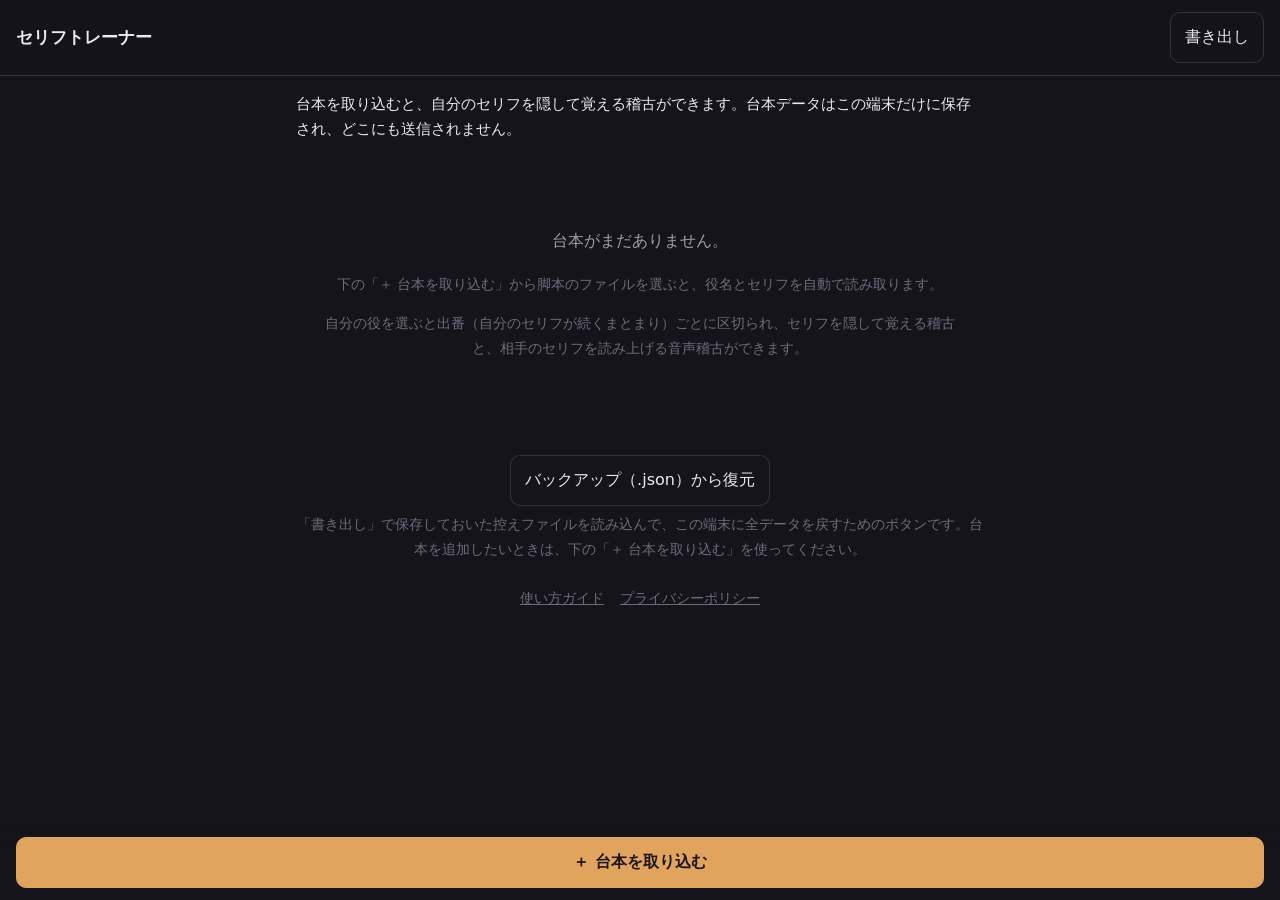
<file: index.html>
<!doctype html>
<html lang="ja">
<head>
  <meta charset="UTF-8" />
  <meta name="viewport" content="width=device-width, initial-scale=1, viewport-fit=cover" />
  <meta name="theme-color" content="#15141a" />
  <title>セリフトレーナー</title>
  <link rel="manifest" href="manifest.json" />
  <link rel="icon" href="icons/icon-192.png" />
  <link rel="apple-touch-icon" href="icons/icon-192.png" />
  <link rel="stylesheet" href="style.css" />
</head>
<body>
  <div id="app"></div>
  <script type="module" src="js/app.js"></script>
  <script src="register-sw.js"></script>
</body>
</html>
</file>
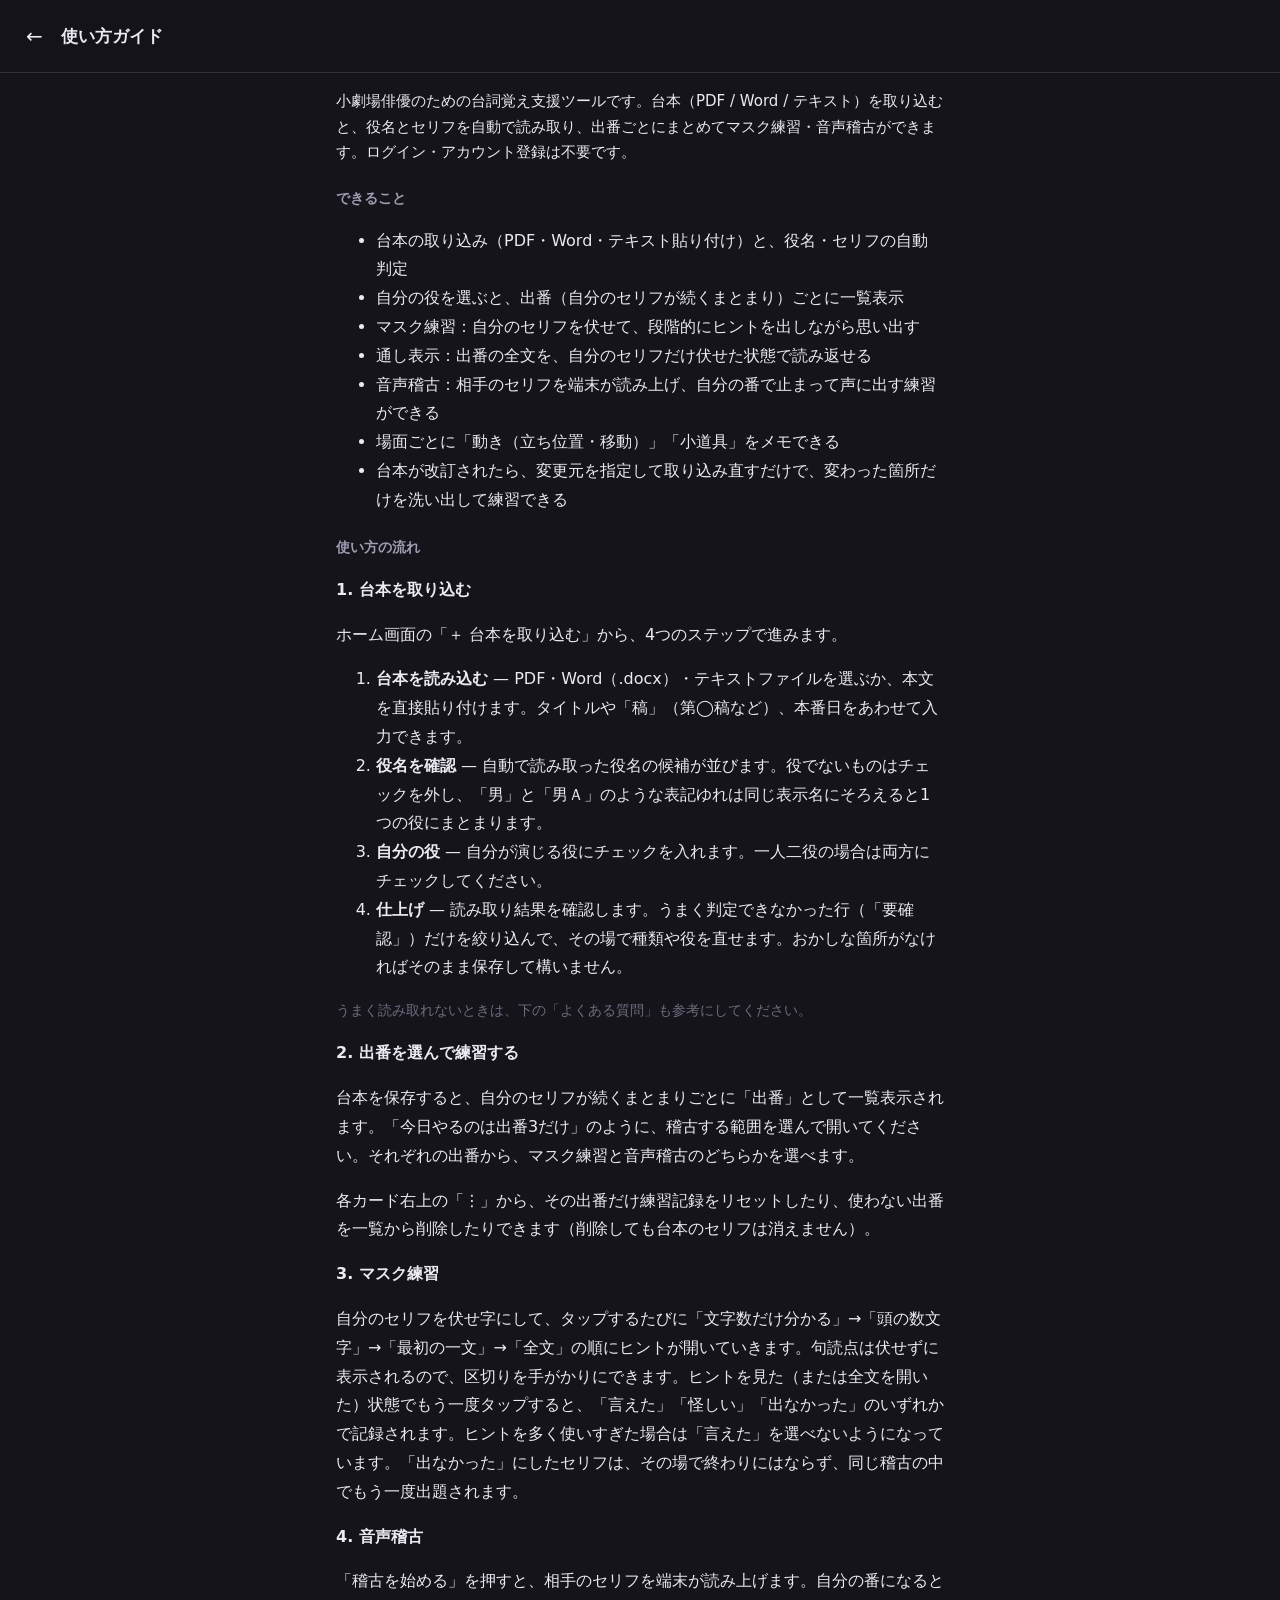
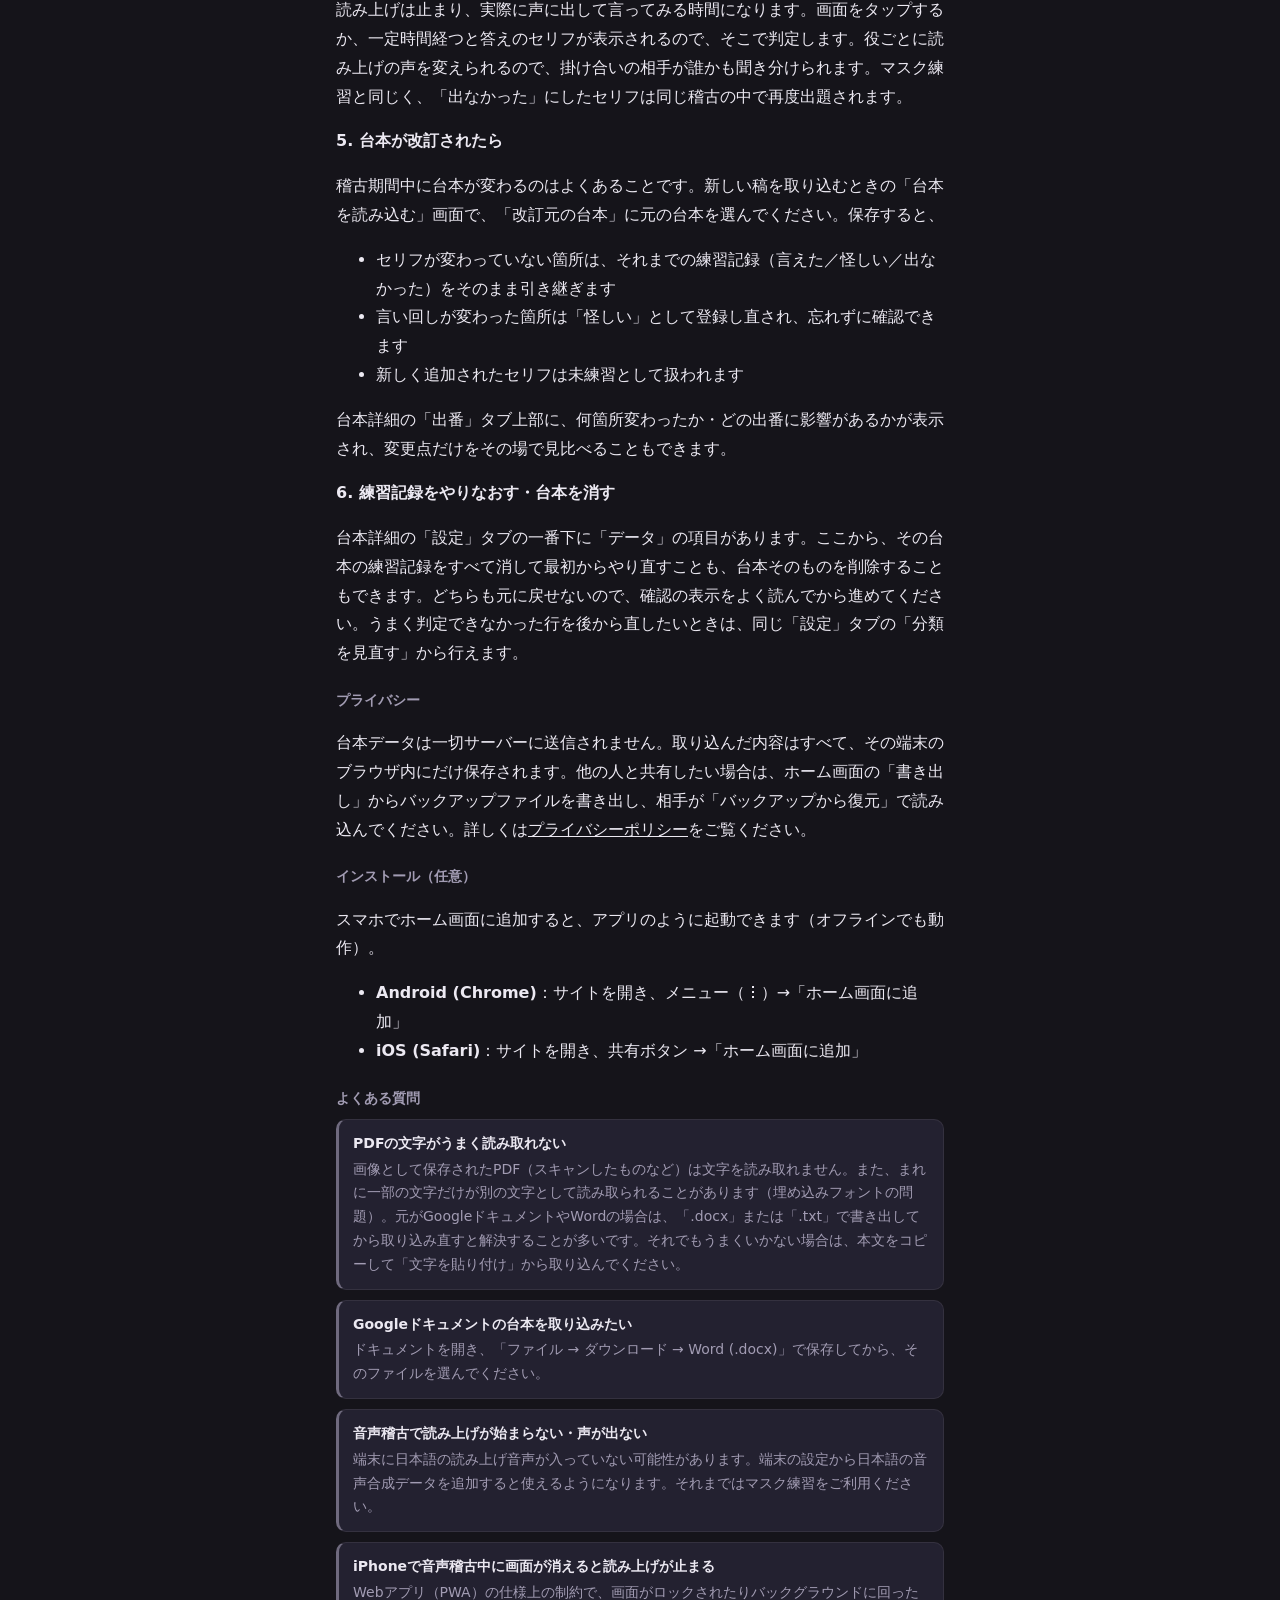
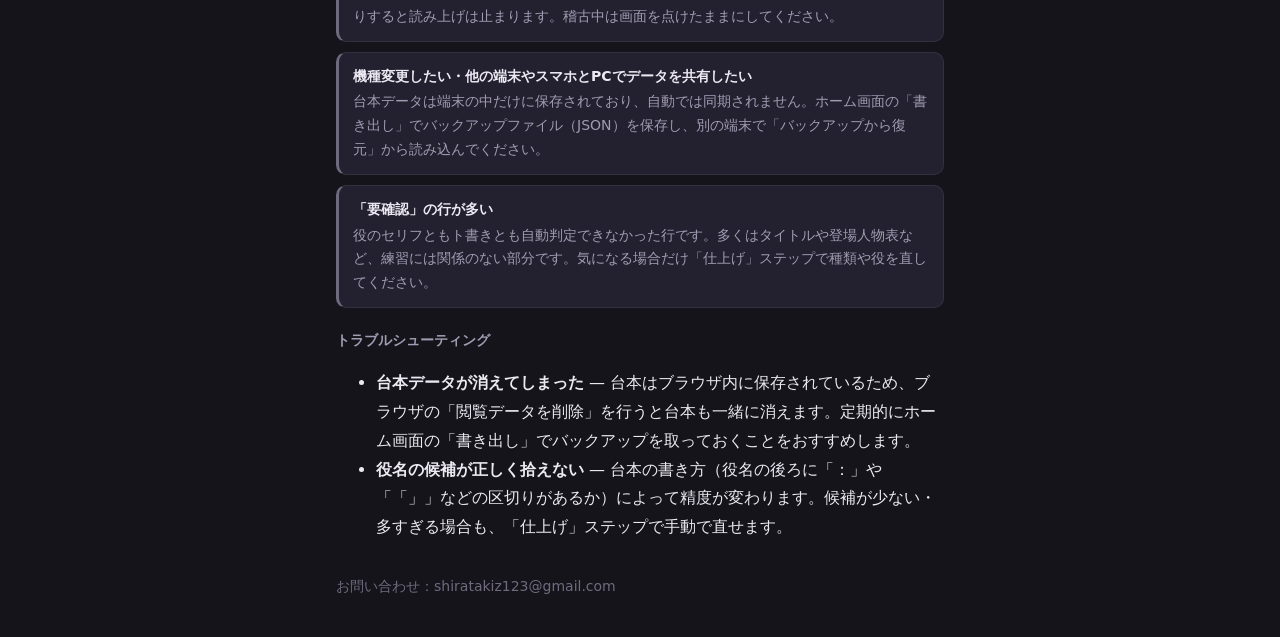
<file: guide.html>
<!--
  ユーザー向け使い方ガイド。README.md の「使い方の流れ」以降（開発者向けの
  「## 開発」節を除く）をそのまま転記したものなので、README.md の該当箇所を
  変更したときはこのファイルも合わせて更新すること。ビルド工程がないためこ
  こだけ自動では同期しない（DESIGN.md §10 参照）。
-->
<!doctype html>
<html lang="ja">
<head>
  <meta charset="UTF-8" />
  <meta name="viewport" content="width=device-width, initial-scale=1" />
  <meta name="theme-color" content="#15141a" />
  <title>使い方ガイド — セリフトレーナー</title>
  <link rel="icon" href="icons/icon-192.png" />
  <link rel="stylesheet" href="style.css" />
</head>
<body>
  <div class="topbar">
    <a class="back ghost" href="./" style="text-decoration:none;display:inline-flex;align-items:center;justify-content:center">←</a>
    <h1>使い方ガイド</h1>
  </div>
  <div class="page" style="max-width:640px">
    <p class="lead">小劇場俳優のための台詞覚え支援ツールです。台本（PDF / Word / テキスト）を取り込むと、役名とセリフを自動で読み取り、出番ごとにまとめてマスク練習・音声稽古ができます。ログイン・アカウント登録は不要です。</p>

    <h3 class="section-title">できること</h3>
    <ul>
      <li>台本の取り込み（PDF・Word・テキスト貼り付け）と、役名・セリフの自動判定</li>
      <li>自分の役を選ぶと、出番（自分のセリフが続くまとまり）ごとに一覧表示</li>
      <li>マスク練習：自分のセリフを伏せて、段階的にヒントを出しながら思い出す</li>
      <li>通し表示：出番の全文を、自分のセリフだけ伏せた状態で読み返せる</li>
      <li>音声稽古：相手のセリフを端末が読み上げ、自分の番で止まって声に出す練習ができる</li>
      <li>場面ごとに「動き（立ち位置・移動）」「小道具」をメモできる</li>
      <li>台本が改訂されたら、変更元を指定して取り込み直すだけで、変わった箇所だけを洗い出して練習できる</li>
    </ul>

    <h3 class="section-title">使い方の流れ</h3>

    <p><strong>1. 台本を取り込む</strong></p>
    <p>ホーム画面の「＋ 台本を取り込む」から、4つのステップで進みます。</p>
    <ol>
      <li><strong>台本を読み込む</strong> — PDF・Word（.docx）・テキストファイルを選ぶか、本文を直接貼り付けます。タイトルや「稿」（第◯稿など）、本番日をあわせて入力できます。</li>
      <li><strong>役名を確認</strong> — 自動で読み取った役名の候補が並びます。役でないものはチェックを外し、「男」と「男Ａ」のような表記ゆれは同じ表示名にそろえると1つの役にまとまります。</li>
      <li><strong>自分の役</strong> — 自分が演じる役にチェックを入れます。一人二役の場合は両方にチェックしてください。</li>
      <li><strong>仕上げ</strong> — 読み取り結果を確認します。うまく判定できなかった行（「要確認」）だけを絞り込んで、その場で種類や役を直せます。おかしな箇所がなければそのまま保存して構いません。</li>
    </ol>
    <p class="faint">うまく読み取れないときは、下の「よくある質問」も参考にしてください。</p>

    <p><strong>2. 出番を選んで練習する</strong></p>
    <p>台本を保存すると、自分のセリフが続くまとまりごとに「出番」として一覧表示されます。「今日やるのは出番3だけ」のように、稽古する範囲を選んで開いてください。それぞれの出番から、マスク練習と音声稽古のどちらかを選べます。</p>
    <p>各カード右上の「⋮」から、その出番だけ練習記録をリセットしたり、使わない出番を一覧から削除したりできます（削除しても台本のセリフは消えません）。</p>

    <p><strong>3. マスク練習</strong></p>
    <p>自分のセリフを伏せ字にして、タップするたびに「文字数だけ分かる」→「頭の数文字」→「最初の一文」→「全文」の順にヒントが開いていきます。句読点は伏せずに表示されるので、区切りを手がかりにできます。ヒントを見た（または全文を開いた）状態でもう一度タップすると、「言えた」「怪しい」「出なかった」のいずれかで記録されます。ヒントを多く使いすぎた場合は「言えた」を選べないようになっています。「出なかった」にしたセリフは、その場で終わりにはならず、同じ稽古の中でもう一度出題されます。</p>

    <p><strong>4. 音声稽古</strong></p>
    <p>「稽古を始める」を押すと、相手のセリフを端末が読み上げます。自分の番になると読み上げは止まり、実際に声に出して言ってみる時間になります。画面をタップするか、一定時間経つと答えのセリフが表示されるので、そこで判定します。役ごとに読み上げの声を変えられるので、掛け合いの相手が誰かも聞き分けられます。マスク練習と同じく、「出なかった」にしたセリフは同じ稽古の中で再度出題されます。</p>

    <p><strong>5. 台本が改訂されたら</strong></p>
    <p>稽古期間中に台本が変わるのはよくあることです。新しい稿を取り込むときの「台本を読み込む」画面で、「改訂元の台本」に元の台本を選んでください。保存すると、</p>
    <ul>
      <li>セリフが変わっていない箇所は、それまでの練習記録（言えた／怪しい／出なかった）をそのまま引き継ぎます</li>
      <li>言い回しが変わった箇所は「怪しい」として登録し直され、忘れずに確認できます</li>
      <li>新しく追加されたセリフは未練習として扱われます</li>
    </ul>
    <p>台本詳細の「出番」タブ上部に、何箇所変わったか・どの出番に影響があるかが表示され、変更点だけをその場で見比べることもできます。</p>

    <p><strong>6. 練習記録をやりなおす・台本を消す</strong></p>
    <p>台本詳細の「設定」タブの一番下に「データ」の項目があります。ここから、その台本の練習記録をすべて消して最初からやり直すことも、台本そのものを削除することもできます。どちらも元に戻せないので、確認の表示をよく読んでから進めてください。うまく判定できなかった行を後から直したいときは、同じ「設定」タブの「分類を見直す」から行えます。</p>

    <h3 class="section-title">プライバシー</h3>
    <p>台本データは一切サーバーに送信されません。取り込んだ内容はすべて、その端末のブラウザ内にだけ保存されます。他の人と共有したい場合は、ホーム画面の「書き出し」からバックアップファイルを書き出し、相手が「バックアップから復元」で読み込んでください。詳しくは<a href="privacy.html">プライバシーポリシー</a>をご覧ください。</p>

    <h3 class="section-title">インストール（任意）</h3>
    <p>スマホでホーム画面に追加すると、アプリのように起動できます（オフラインでも動作）。</p>
    <ul>
      <li><strong>Android (Chrome)</strong>：サイトを開き、メニュー（︙）→「ホーム画面に追加」</li>
      <li><strong>iOS (Safari)</strong>：サイトを開き、共有ボタン →「ホーム画面に追加」</li>
    </ul>

    <h3 class="section-title">よくある質問</h3>

    <div class="note" style="margin-bottom:10px">
      <strong>PDFの文字がうまく読み取れない</strong>
      画像として保存されたPDF（スキャンしたものなど）は文字を読み取れません。また、まれに一部の文字だけが別の文字として読み取られることがあります（埋め込みフォントの問題）。元がGoogleドキュメントやWordの場合は、「.docx」または「.txt」で書き出してから取り込み直すと解決することが多いです。それでもうまくいかない場合は、本文をコピーして「文字を貼り付け」から取り込んでください。
    </div>
    <div class="note" style="margin-bottom:10px">
      <strong>Googleドキュメントの台本を取り込みたい</strong>
      ドキュメントを開き、「ファイル → ダウンロード → Word (.docx)」で保存してから、そのファイルを選んでください。
    </div>
    <div class="note" style="margin-bottom:10px">
      <strong>音声稽古で読み上げが始まらない・声が出ない</strong>
      端末に日本語の読み上げ音声が入っていない可能性があります。端末の設定から日本語の音声合成データを追加すると使えるようになります。それまではマスク練習をご利用ください。
    </div>
    <div class="note" style="margin-bottom:10px">
      <strong>iPhoneで音声稽古中に画面が消えると読み上げが止まる</strong>
      Webアプリ（PWA）の仕様上の制約で、画面がロックされたりバックグラウンドに回ったりすると読み上げは止まります。稽古中は画面を点けたままにしてください。
    </div>
    <div class="note" style="margin-bottom:10px">
      <strong>機種変更したい・他の端末やスマホとPCでデータを共有したい</strong>
      台本データは端末の中だけに保存されており、自動では同期されません。ホーム画面の「書き出し」でバックアップファイル（JSON）を保存し、別の端末で「バックアップから復元」から読み込んでください。
    </div>
    <div class="note" style="margin-bottom:10px">
      <strong>「要確認」の行が多い</strong>
      役のセリフともト書きとも自動判定できなかった行です。多くはタイトルや登場人物表など、練習には関係のない部分です。気になる場合だけ「仕上げ」ステップで種類や役を直してください。
    </div>

    <h3 class="section-title">トラブルシューティング</h3>
    <ul>
      <li><strong>台本データが消えてしまった</strong> — 台本はブラウザ内に保存されているため、ブラウザの「閲覧データを削除」を行うと台本も一緒に消えます。定期的にホーム画面の「書き出し」でバックアップを取っておくことをおすすめします。</li>
      <li><strong>役名の候補が正しく拾えない</strong> — 台本の書き方（役名の後ろに「：」や「「」」などの区切りがあるか）によって精度が変わります。候補が少ない・多すぎる場合も、「仕上げ」ステップで手動で直せます。</li>
    </ul>

    <p class="faint" style="margin-top:32px">お問い合わせ：shiratakiz123@gmail.com</p>
  </div>
</body>
</html>
</file>
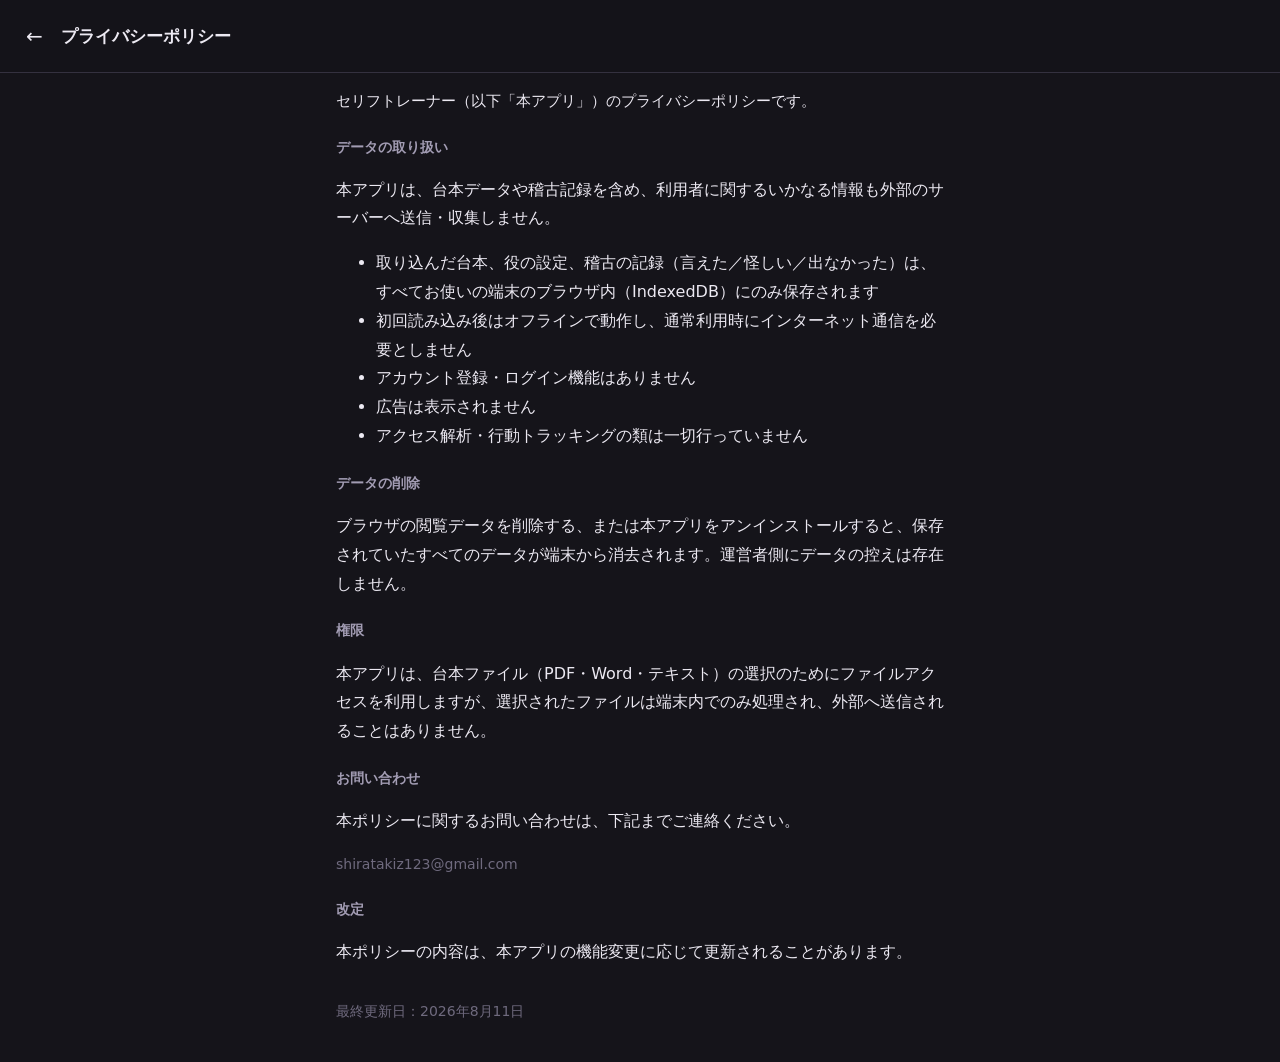
<file: privacy.html>
<!doctype html>
<html lang="ja">
<head>
  <meta charset="UTF-8" />
  <meta name="viewport" content="width=device-width, initial-scale=1" />
  <meta name="theme-color" content="#15141a" />
  <title>プライバシーポリシー — セリフトレーナー</title>
  <link rel="icon" href="icons/icon-192.png" />
  <link rel="stylesheet" href="style.css" />
</head>
<body>
  <div class="topbar">
    <a class="back ghost" href="./" style="text-decoration:none;display:inline-flex;align-items:center;justify-content:center">←</a>
    <h1>プライバシーポリシー</h1>
  </div>
  <div class="page" style="max-width:640px">
    <p class="lead">セリフトレーナー（以下「本アプリ」）のプライバシーポリシーです。</p>

    <h3 class="section-title">データの取り扱い</h3>
    <p>本アプリは、台本データや稽古記録を含め、利用者に関するいかなる情報も外部のサーバーへ送信・収集しません。</p>
    <ul>
      <li>取り込んだ台本、役の設定、稽古の記録（言えた／怪しい／出なかった）は、すべてお使いの端末のブラウザ内（IndexedDB）にのみ保存されます</li>
      <li>初回読み込み後はオフラインで動作し、通常利用時にインターネット通信を必要としません</li>
      <li>アカウント登録・ログイン機能はありません</li>
      <li>広告は表示されません</li>
      <li>アクセス解析・行動トラッキングの類は一切行っていません</li>
    </ul>

    <h3 class="section-title">データの削除</h3>
    <p>ブラウザの閲覧データを削除する、または本アプリをアンインストールすると、保存されていたすべてのデータが端末から消去されます。運営者側にデータの控えは存在しません。</p>

    <h3 class="section-title">権限</h3>
    <p>本アプリは、台本ファイル（PDF・Word・テキスト）の選択のためにファイルアクセスを利用しますが、選択されたファイルは端末内でのみ処理され、外部へ送信されることはありません。</p>

    <h3 class="section-title">お問い合わせ</h3>
    <p>本ポリシーに関するお問い合わせは、下記までご連絡ください。</p>
    <p class="faint">shiratakiz123@gmail.com</p>

    <h3 class="section-title">改定</h3>
    <p>本ポリシーの内容は、本アプリの機能変更に応じて更新されることがあります。</p>

    <p class="faint" style="margin-top:32px">最終更新日：2026年8月11日</p>
  </div>
</body>
</html>
</file>
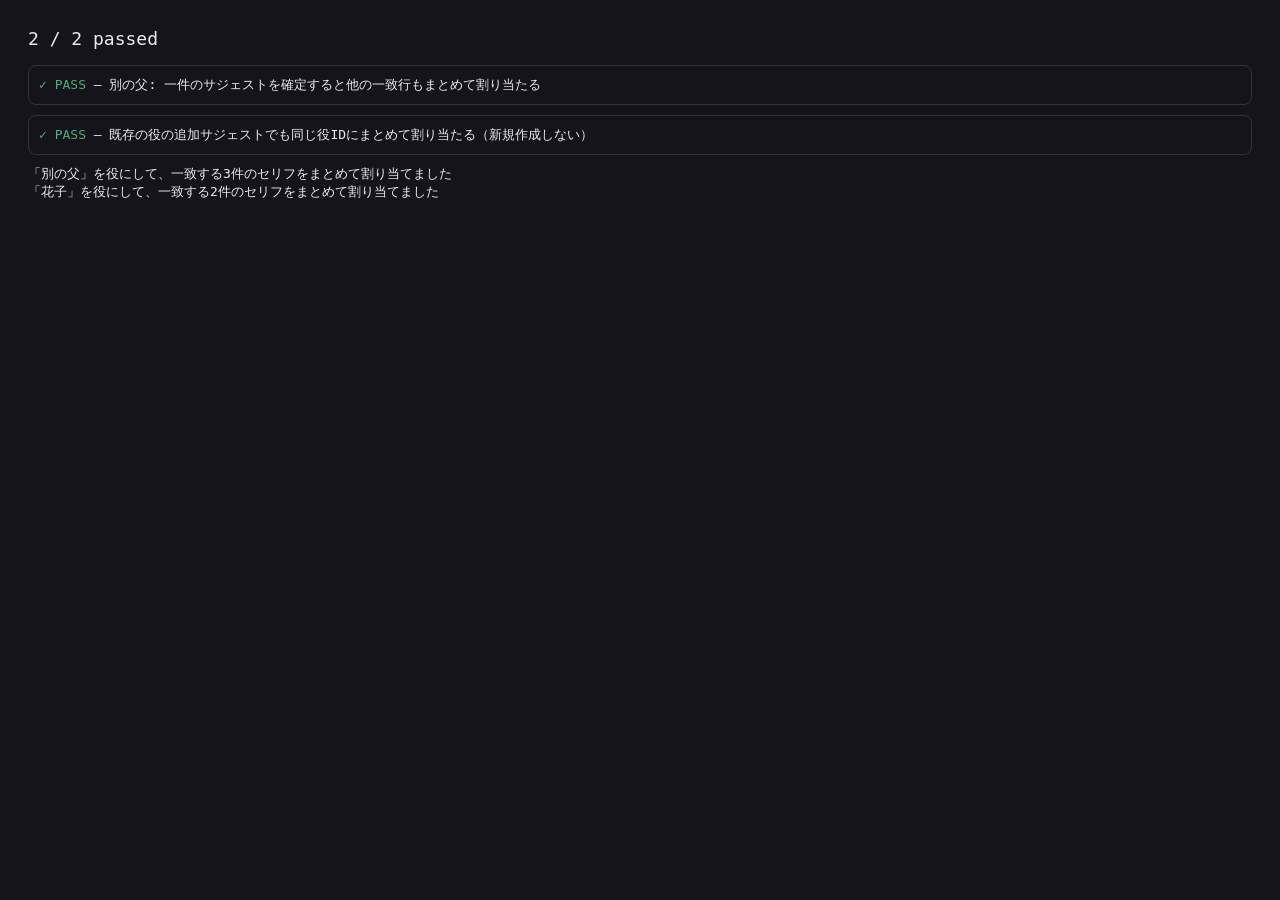
<file: scripts/blockfix-tests.html>
<!doctype html>
<!--
  Regression tests for js/views/blockFixList.js — dev tool only, not linked
  from index.html. Open via the preview server, e.g.
  http://localhost:8765/scripts/blockfix-tests.html

  Unlike parser-tests.html this exercises real DOM (createBlockFixUI renders
  actual elements and wires real event listeners), so tests dispatch a click
  and wait a tick for the async handler to settle.
-->
<html lang="ja">
<head>
  <meta charset="UTF-8" />
  <title>blockFixList.js regression tests</title>
  <style>
    body { font-family: monospace; background: #15141a; color: #ece9f2; padding: 20px; }
    .pass { color: #4caf7d; }
    .fail { color: #d9604a; }
    .case { margin-bottom: 10px; padding: 10px; border: 1px solid #34313f; border-radius: 8px; }
    .error { color: #d9a441; white-space: pre-wrap; margin-top: 6px; }
    #summary { font-size: 18px; margin-bottom: 16px; }
    #sandbox { display: none; } /* rows render for real but stay off-screen */
  </style>
</head>
<body>
  <div id="summary">running…</div>
  <div id="results"></div>
  <div id="sandbox"></div>

  <script type="module">
    import { createBlockFixUI } from '../js/views/blockFixList.js';

    const tests = [];
    function test(name, fn) { tests.push({ name, fn }); }

    function assertEqual(actual, expected, msg) {
      const a = JSON.stringify(actual);
      const e = JSON.stringify(expected);
      if (a !== e) throw new Error(`${msg ? msg + ': ' : ''}expected ${e}, got ${a}`);
    }

    async function clickSuggestion(ui, text) {
      const note = [...ui.list.querySelectorAll('.note.ok')].find((n) => n.textContent.includes(text));
      if (!note) throw new Error(`suggestion note containing "${text}" not found`);
      const btn = note.querySelector('button');
      btn.dispatchEvent(new MouseEvent('click', { bubbles: true }));
      await new Promise((r) => setTimeout(r, 30)); // let the async onclick settle
    }

    // --- regression cases ---------------------------------------------

    test('別の父: 一件のサジェストを確定すると他の一致行もまとめて割り当たる', async () => {
      const blocks = [
        { id: 'b1', type: 'unknown', text: '別の父 （キングの空き容器を取り）何日かにいっぺん', suggestedRoleName: '別の父', suggestedBody: '（キングの空き容器を取り）何日かにいっぺん', confidence: 0 },
        { id: 'b2', type: 'unknown', text: '別の父 いいか麺太郎。これは壊れたプリンタに', suggestedRoleName: '別の父', suggestedBody: 'いいか麺太郎。これは壊れたプリンタに', confidence: 0 },
        { id: 'b3', type: 'unknown', text: '別の父 ラーメン屋。客に本物のラーメンを食わせる店だ。母さんを探せ麺太郎', suggestedRoleName: '別の父', suggestedBody: 'ラーメン屋。客に本物のラーメンを食わせる店だ。母さんを探せ麺太郎', confidence: 0 },
        { id: 'b4', type: 'unknown', text: '無関係の一行', confidence: 0 },
      ];
      const roles = [];
      const ui = createBlockFixUI({
        getBlocks: () => blocks,
        roles,
        roleIdField: 'id',
        createRole: (name) => ({ id: 'r_new', name, aliases: [], isMine: false, color: '#fff' }),
      });
      document.getElementById('sandbox').appendChild(ui.list);

      await clickSuggestion(ui, '別の父');

      assertEqual(roles.length, 1, 'role created exactly once');
      for (const b of [blocks[0], blocks[1], blocks[2]]) {
        assertEqual(b.type, 'line', `${b.id} type`);
        assertEqual(b.roleIds, ['r_new'], `${b.id} roleIds`);
        assertEqual(b.suggestedRoleName, undefined, `${b.id} suggestion cleared`);
      }
      assertEqual(blocks[0].text, '（キングの空き容器を取り）何日かにいっぺん', 'b1 text stripped of name prefix');
      assertEqual(blocks[2].text, 'ラーメン屋。客に本物のラーメンを食わせる店だ。母さんを探せ麺太郎', 'b3 text stripped of name prefix');
      assertEqual(blocks[3].type, 'unknown', 'unrelated block left alone');
    });

    test('既存の役の追加サジェストでも同じ役IDにまとめて割り当たる（新規作成しない）', async () => {
      const blocks = [
        { id: 'b1', type: 'unknown', text: '花子 おかえりなさい', suggestedRoleName: '花子', suggestedBody: 'おかえりなさい', confidence: 0 },
        { id: 'b2', type: 'unknown', text: '花子 ごはんできてるよ', suggestedRoleName: '花子', suggestedBody: 'ごはんできてるよ', confidence: 0 },
      ];
      const roles = [{ id: 'r_existing', name: '花子', aliases: [], isMine: false, color: '#fff' }];
      let createCalled = false;
      const ui = createBlockFixUI({
        getBlocks: () => blocks,
        roles,
        roleIdField: 'id',
        createRole: (name) => { createCalled = true; return { id: 'r_new', name, aliases: [], isMine: false, color: '#fff' }; },
      });
      document.getElementById('sandbox').appendChild(ui.list);

      await clickSuggestion(ui, '花子');

      if (createCalled) throw new Error('createRole should not be called for an already-registered role');
      assertEqual(blocks[0].roleIds, ['r_existing'], 'b1 uses existing role id');
      assertEqual(blocks[1].roleIds, ['r_existing'], 'b2 uses existing role id');
    });

    // --- runner ----------------------------------------------------------

    const resultsEl = document.getElementById('results');
    let passCount = 0;
    for (const { name, fn } of tests) {
      const div = document.createElement('div');
      div.className = 'case';
      try {
        await fn();
        passCount++;
        div.innerHTML = `<span class="pass">✓ PASS</span> — ${name}`;
      } catch (e) {
        div.innerHTML = `<span class="fail">✗ FAIL</span> — ${name}<div class="error">${e.message}\n${e.stack || ''}</div>`;
      }
      resultsEl.appendChild(div);
    }
    document.getElementById('summary').textContent = `${passCount} / ${tests.length} passed`;
  </script>
</body>
</html>
</file>
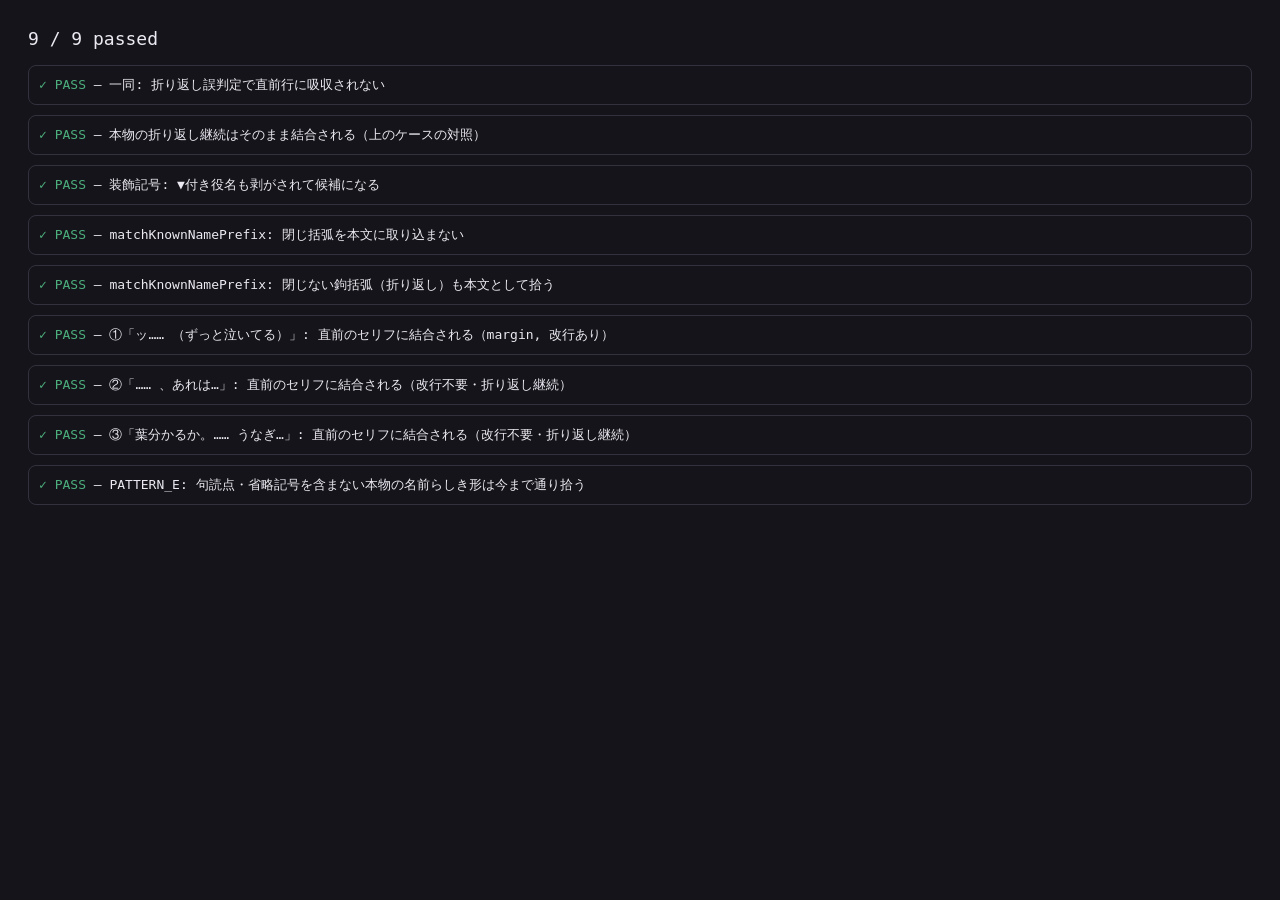
<file: scripts/parser-tests.html>
<!doctype html>
<!--
  Regression tests for js/parser.js's classification rules — dev tool only,
  not linked from index.html and not part of the shipped app. There's no
  build/test framework in this project (see DESIGN.md's "ビルドしない"
  decision), so this runs directly in the browser against the real module.

  Open via the preview server, e.g. http://localhost:8765/scripts/parser-tests.html

  Add a case here whenever a 要確認 misclassification gets fixed, so the
  next rule change can be checked against every previously-fixed case in
  one pass instead of re-testing each by hand.
-->
<html lang="ja">
<head>
  <meta charset="UTF-8" />
  <title>parser.js regression tests</title>
  <style>
    body { font-family: monospace; background: #15141a; color: #ece9f2; padding: 20px; }
    .pass { color: #4caf7d; }
    .fail { color: #d9604a; }
    .case { margin-bottom: 10px; padding: 10px; border: 1px solid #34313f; border-radius: 8px; }
    .error { color: #d9a441; white-space: pre-wrap; margin-top: 6px; }
    #summary { font-size: 18px; margin-bottom: 16px; }
  </style>
</head>
<body>
  <div id="summary">running…</div>
  <div id="results"></div>

  <script type="module">
    import * as parser from '../js/parser.js';

    const tests = [];
    function test(name, fn) { tests.push({ name, fn }); }

    function assertEqual(actual, expected, msg) {
      const a = JSON.stringify(actual);
      const e = JSON.stringify(expected);
      if (a !== e) throw new Error(`${msg ? msg + ': ' : ''}expected ${e}, got ${a}`);
    }

    function makeRoles(names) {
      return names.map((name, i) => ({ id: `r${i}`, name, aliases: [] }));
    }
    function blockSummary(b, roles) {
      const roleMap = new Map(roles.map((r) => [r.id, r.name]));
      return {
        type: b.type,
        text: b.text,
        role: b.roleIds ? b.roleIds.map((id) => roleMap.get(id)).join('・') : undefined,
      };
    }

    // --- regression cases ---------------------------------------------

    test('一同: 折り返し誤判定で直前行に吸収されない', () => {
      const roles = makeRoles(['太郎']);
      const knownNames = new Map([['一同', true]]);
      const pages = [{ pageNumber: 1, lines: [
        { text: '太郎：おまえら、道草食ってないで帰れ' },
        { text: '一同　（口々に）はい', lineRole: 'continuation' },
      ] }];
      const blocks = parser.classifyScript(pages, roles, { knownNames });
      assertEqual(blocks.length, 2, 'block count');
      assertEqual(blockSummary(blocks[0], roles), { type: 'line', text: 'おまえら、道草食ってないで帰れ', role: '太郎' });
      assertEqual(blocks[1].type, 'unknown', 'second block type');
      assertEqual(blocks[1].suggestedRoleName, '一同', 'suggestion');
    });

    test('本物の折り返し継続はそのまま結合される（上のケースの対照）', () => {
      const roles = makeRoles(['太郎']);
      const pages = [{ pageNumber: 1, lines: [
        { text: '太郎：長いセリフがここから始まって' },
        { text: 'そのまま次の列に折り返しただけの続き', lineRole: 'continuation' },
      ] }];
      const blocks = parser.classifyScript(pages, roles, {});
      assertEqual(blocks.length, 1, 'block count');
      assertEqual(blocks[0].text, '長いセリフがここから始まってそのまま次の列に折り返しただけの続き');
    });

    test('装飾記号: ▼付き役名も剥がされて候補になる', () => {
      const pages = [{ pageNumber: 1, lines: [
        { text: '▼太郎 おはよう' },
        { text: '▼太郎 今日はいい天気だ' },
      ] }];
      const { candidates } = parser.extractRoleCandidates(pages, [], {});
      const names = candidates.map((c) => c.name);
      if (!names.includes('太郎')) throw new Error('expected 太郎 candidate, got ' + JSON.stringify(names));
      if (names.includes('▼太郎')) throw new Error('unexpected ▼太郎 leaking through undecorated');
    });

    test('matchKnownNamePrefix: 閉じ括弧を本文に取り込まない', () => {
      const knownNames = new Map([['受付', false]]);
      const res = parser.matchKnownNamePrefix('受付「いらっしゃいませ」', knownNames);
      assertEqual(res, { name: '受付', body: 'いらっしゃいませ' });
    });

    test('matchKnownNamePrefix: 閉じない鉤括弧（折り返し）も本文として拾う', () => {
      const knownNames = new Map([['受付', false]]);
      const res = parser.matchKnownNamePrefix('受付「いらっしゃいま', knownNames);
      assertEqual(res, { name: '受付', body: 'いらっしゃいま' });
    });

    // PATTERN_E（役名␣本文）が省略記号・句点混じりの言いよどみを役名と誤認し、
    // 地の文への自動結合を止めていた3件（ユーザー報告）。
    test('①「ッ…… （ずっと泣いてる）」: 直前のセリフに結合される（margin, 改行あり）', () => {
      const roles = makeRoles(['太郎']);
      const pages = [{ pageNumber: 1, lines: [
        { text: '太郎：もう、やめてくれよ' },
        { text: 'ッ…… （ずっと泣いてる）' },
      ] }];
      const blocks = parser.classifyScript(pages, roles, {});
      assertEqual(blocks.length, 1, 'block count');
      assertEqual(blocks[0].text, 'もう、やめてくれよ\nッ…… （ずっと泣いてる）');
    });

    test('②「…… 、あれは…」: 直前のセリフに結合される（改行不要・折り返し継続）', () => {
      const roles = makeRoles(['太郎']);
      const pages = [{ pageNumber: 1, lines: [
        { text: '太郎：あの人は誰なんだろう' },
        { text: '…… 、あれはどう見ても宗教関係のかたがただよ。巨人のスカウトではないよ', lineRole: 'continuation' },
      ] }];
      const blocks = parser.classifyScript(pages, roles, {});
      assertEqual(blocks.length, 1, 'block count');
      assertEqual(blocks[0].text, 'あの人は誰なんだろう…… 、あれはどう見ても宗教関係のかたがただよ。巨人のスカウトではないよ');
    });

    test('③「葉分かるか。…… うなぎ…」: 直前のセリフに結合される（改行不要・折り返し継続）', () => {
      const roles = makeRoles(['太郎']);
      const pages = [{ pageNumber: 1, lines: [
        { text: '太郎：この言' },
        { text: '葉分かるか。…… うなぎ、うまい。刺身、うまい。焼肉、うまい。でも、こういうものだって、うまい', lineRole: 'continuation' },
      ] }];
      const blocks = parser.classifyScript(pages, roles, {});
      assertEqual(blocks.length, 1, 'block count');
      assertEqual(blocks[0].text, 'この言葉分かるか。…… うなぎ、うまい。刺身、うまい。焼肉、うまい。でも、こういうものだって、うまい');
    });

    test('PATTERN_E: 句読点・省略記号を含まない本物の名前らしき形は今まで通り拾う', () => {
      const pages = [{ pageNumber: 1, lines: [
        { text: '花子 おはよう' },
        { text: '花子 今日はいい天気だね' },
      ] }];
      const { candidates } = parser.extractRoleCandidates(pages, [], {});
      const names = candidates.map((c) => c.name);
      if (!names.includes('花子')) throw new Error('expected 花子 candidate, got ' + JSON.stringify(names));
    });

    // --- runner ----------------------------------------------------------

    const resultsEl = document.getElementById('results');
    let passCount = 0;
    for (const { name, fn } of tests) {
      const div = document.createElement('div');
      div.className = 'case';
      try {
        fn();
        passCount++;
        div.innerHTML = `<span class="pass">✓ PASS</span> — ${name}`;
      } catch (e) {
        div.innerHTML = `<span class="fail">✗ FAIL</span> — ${name}<div class="error">${e.message}</div>`;
      }
      resultsEl.appendChild(div);
    }
    document.getElementById('summary').textContent = `${passCount} / ${tests.length} passed`;
  </script>
</body>
</html>
</file>
<file: style.css>
:root {
  color-scheme: dark;
  --bg: #15141a;
  --bg-elevated: #1e1c26;
  --bg-card: #232130;
  --border: #34313f;
  --text: #ece9f2;
  --text-dim: #a29cb3;
  --text-faint: #6f6a7e;
  --accent: #e0a45c;
  --accent-dim: #7a5a2e;
  --role-mine: #e0a45c;
  --got: #4caf7d;
  --shaky: #d9a441;
  --missed: #d9604a;
  --unseen: #4a4757;
  --danger: #d9604a;
  --radius: 14px;
  --safe-bottom: env(safe-area-inset-bottom, 0px);
}

* { box-sizing: border-box; }

html, body {
  margin: 0;
  height: 100%;
  background: var(--bg);
  color: var(--text);
  font-family: -apple-system, "Hiragino Sans", "Noto Sans JP", "Yu Gothic", system-ui, sans-serif;
  font-size: 17px;
  line-height: 1.8;
  -webkit-tap-highlight-color: transparent;
}

#app { min-height: 100%; display: flex; flex-direction: column; }

a { color: inherit; }

button {
  font: inherit;
  color: inherit;
  background: var(--bg-card);
  border: 1px solid var(--border);
  border-radius: 10px;
  padding: 10px 14px;
  min-height: 44px;
  cursor: pointer;
}
button:active { transform: translateY(1px); }
button.primary { background: var(--accent); color: #1a1610; border-color: var(--accent); font-weight: 600; }
button.danger { background: transparent; color: var(--danger); border-color: var(--danger); }
button.ghost { background: transparent; }
button:disabled { opacity: 0.4; cursor: default; }

input[type=text], input[type=number], input[type=date], textarea, select {
  font: inherit;
  background: var(--bg-elevated);
  color: var(--text);
  border: 1px solid var(--border);
  border-radius: 10px;
  padding: 10px 12px;
  width: 100%;
}
textarea { resize: vertical; min-height: 80px; }

.topbar {
  position: sticky; top: 0; z-index: 10;
  display: flex; align-items: center; gap: 8px;
  padding: 12px 16px; background: rgba(21,20,26,0.92); backdrop-filter: blur(8px);
  border-bottom: 1px solid var(--border);
}
.topbar h1 { font-size: 17px; margin: 0; flex: 1; font-weight: 600; }
.topbar .back { font-size: 20px; padding: 6px 10px; }

.page { flex: 1; padding: 16px; padding-bottom: calc(24px + var(--safe-bottom)); max-width: 720px; width: 100%; margin: 0 auto; }

.muted { color: var(--text-dim); }
.faint { color: var(--text-faint); font-size: 14px; }

.card {
  background: var(--bg-card);
  border: 1px solid var(--border);
  border-radius: var(--radius);
  padding: 16px;
  margin-bottom: 12px;
}
.card.tappable { cursor: pointer; }
.card.tappable:active { background: var(--bg-elevated); }
/* Scenes the reader appears in, wherever they are listed. */
.card.mine-scene { border-left: 3px solid var(--role-mine); background: #2b2418; }
option.mine-scene { font-weight: 700; color: var(--role-mine); }
.card-menu-btn { padding: 2px 10px; font-size: 18px; line-height: 1; min-height: 32px; flex: none; }
.card-menu-panel { display: flex; gap: 8px; margin: 8px 0; }

.script-card h3 { margin: 0 0 4px; font-size: 16px; }
.script-card .meta { display: flex; gap: 10px; flex-wrap: wrap; }

.fab-row {
  position: fixed; left: 0; right: 0; bottom: 0;
  padding: 12px 16px calc(12px + var(--safe-bottom));
  background: linear-gradient(to top, rgba(21,20,26,1) 60%, rgba(21,20,26,0));
  display: flex; gap: 10px;
}
.fab-row button { flex: 1; }

.empty-state { text-align: center; padding: 60px 20px; color: var(--text-dim); }

.stack { display: flex; flex-direction: column; gap: 10px; }
.row { display: flex; gap: 10px; align-items: center; }
.row.wrap { flex-wrap: wrap; }
.spread { display: flex; justify-content: space-between; align-items: center; }

.tabs { display: flex; gap: 6px; border-bottom: 1px solid var(--border); margin-bottom: 14px; overflow-x: auto; }
.tabs button { flex: none; background: transparent; border: none; border-radius: 0; border-bottom: 2px solid transparent; padding: 10px 6px; color: var(--text-dim); }
.tabs button.active { color: var(--accent); border-bottom-color: var(--accent); font-weight: 600; }
/* top is set from JS (js/views/scriptDetail.js) to the topbar's actual
   rendered height, which varies with title length — a fixed px value here
   would drift out of sync and collide with the topbar, same as the practice
   screen's page marker used to. */
.sticky-tabs { position: sticky; z-index: 9; background: var(--bg); padding-top: 4px; }
/* Shared by the 台本 tab's scene-jump picker and the マスク稽古 通し表示
   mode's すべて開く/伏せる row — both stick below whatever sits above them,
   with the exact offset measured in JS the same way sticky-tabs is. */
.sticky-toolbar { position: sticky; z-index: 8; background: var(--bg); padding: 8px 0; }

.badge {
  display: inline-flex; align-items: center; gap: 4px;
  font-size: 12px; padding: 2px 8px; border-radius: 999px;
  background: var(--bg-elevated); color: var(--text-dim);
  border: 1px solid var(--border);
}
.badge.role { color: #15141a; font-weight: 700; }
button.role-filter-btn, button.type-filter-btn { min-height: 32px; }
button.role-filter-btn.active, button.type-filter-btn.active { background: var(--accent); color: #1a1610; border-color: var(--accent); font-weight: 700; }
.role-filter-details { margin: 12px 0; }
.role-filter-details summary { cursor: pointer; font-size: 14px; color: var(--text-dim); padding: 6px 0; }
.role-filter-details[open] summary { color: var(--text); font-weight: 600; }

.progress-bar { display: flex; height: 8px; border-radius: 999px; overflow: hidden; background: var(--bg-elevated); }
.progress-bar span { display: block; }
.progress-bar .got { background: var(--got); }
.progress-bar .shaky { background: var(--shaky); }
.progress-bar .missed { background: var(--missed); }
.progress-bar .unseen { background: var(--unseen); }

.block-list { display: flex; flex-direction: column; }
.block {
  padding: 10px 12px; border-radius: 10px; margin-bottom: 6px;
  border-left: 3px solid transparent;
  /* block.text can hold a real newline — a 結合 merge, or classifyScript's
     own fold-absorption seam, both join text with '\n' (see parser.js).
     Without this, the browser's default whitespace handling collapses that
     newline into a single space, which reads as a stray gap next to
     full-width Japanese text instead of the line break it actually is. */
  white-space: pre-wrap;
}
.block.heading { text-align: center; color: var(--accent); font-weight: 700; margin: 18px 0 10px; }
.block.cue { color: var(--text-faint); font-size: 14px; font-style: italic; }
.block.direction { color: var(--text-dim); font-size: 15px; padding-left: 20px; }
.block.line { background: var(--bg-elevated); }
.block.line.mine { border-left-color: var(--role-mine); background: #2b2418; }
.block.unknown { border-left-color: var(--danger); }
.block .role-name { font-size: 13px; color: var(--text-dim); margin-bottom: 2px; display: flex; gap: 6px; align-items: center; }
.block .role-name .dot { width: 8px; height: 8px; border-radius: 50%; display: inline-block; }
.block .inline-dir { color: var(--text-faint); font-size: 0.9em; }
.block .page-tag { font-size: 11px; color: var(--text-faint); }

/* top must be measured, not guessed (see DESIGN §7) — it sits below
   whatever sticky stack (topbar + tabs + toolbar) is above it, and that
   stack's height varies with title/label length. Reuses --scroll-offset,
   the same measured stack height scroll-margin-top uses below, set by
   scriptDetail.js's positionTabs() and practiceMask.js's positionToolbar(). */
.sticky-page-header {
  position: sticky; top: var(--scroll-offset, 64px); z-index: 5;
  text-align: center; font-size: 13px; color: var(--text-dim);
  padding: 4px; background: var(--bg);
}

/* Import wizard */
.step-header { margin-bottom: 16px; }
.step-dots { display: flex; gap: 6px; margin-bottom: 8px; }
.step-dot { flex: 1; height: 4px; border-radius: 999px; background: var(--border); }
.step-dot.done { background: var(--accent-dim); }
.step-dot.current { background: var(--accent); }
.step-title { font-size: 14px; color: var(--text-dim); font-weight: 600; }

.lead { margin: 0 0 8px; color: var(--text); font-size: 15px; line-height: 1.7; }

button.small { min-height: 32px; padding: 4px 10px; font-size: 13px; flex: none; }

/* A own-line hidden inside the continuous read-through of a passage. */
.masked {
  color: var(--accent-dim);
  letter-spacing: 0.08em;
  cursor: pointer;
  user-select: none;
}
.masked:active { color: var(--accent); }

/* The block the script view was opened at (from practice, an 出番 card, or
   the scene-jump picker) — any block type, since the lead-in a 出番 anchors
   to isn't always a line or a heading. scroll-margin-top keeps scrollIntoView
   from tucking the target behind the topbar/tabs/toolbar sticky stack;
   --scroll-offset is that stack's actual measured height (js/views/scriptDetail.js),
   64px is only a fallback for before it's been measured. */
.block.focus,
.heading-row.focus {
  outline: 2px solid var(--accent);
  outline-offset: 2px;
  border-radius: 10px;
}
.block, .heading-row { scroll-margin-top: var(--scroll-offset, 64px); }
.field-label { font-size: 13px; color: var(--text-dim); margin-bottom: 4px; }
.section-title { font-size: 14px; color: var(--text-dim); margin: 20px 0 8px; }
.section-title.warn-title { color: var(--shaky); }

.note {
  border: 1px solid var(--border); border-left: 3px solid var(--text-faint);
  background: var(--bg-card); border-radius: 10px; padding: 12px 14px;
  font-size: 14px; line-height: 1.7; color: var(--text-dim);
}
.note strong { color: var(--text); display: block; margin-bottom: 2px; }
.note.ok { border-left-color: var(--got); }
.note.warn { border-left-color: var(--shaky); }

.role-candidate {
  display: flex; align-items: center; gap: 10px; padding: 10px 12px; flex-wrap: wrap;
  background: var(--bg-card); border: 1px solid var(--border); border-radius: 10px; margin-bottom: 8px;
}
.role-candidate input[type=checkbox], .role-candidate input[type=radio] { width: 22px; height: 22px; flex: none; }
.role-candidate .name { flex: 1 1 90px; min-width: 70px; }
.role-candidate input[type=text] { flex: 1 1 140px; width: auto; min-width: 100px; }
.role-candidate select { width: auto; flex: 1 1 140px; }
.role-occurrences {
  margin: -4px 0 8px; padding: 6px 12px; font-size: 13px; color: var(--text-faint);
  background: var(--bg-card); border: 1px solid var(--border); border-top: none; border-radius: 0 0 10px 10px;
}
.role-occurrences summary { cursor: pointer; }
.role-occurrence-row { padding: 3px 0; }
.role-row {
  background: var(--bg-card); border: 1px solid var(--border);
  border-radius: 10px; padding: 12px; margin-bottom: 8px;
}
.role-row-main { display: flex; align-items: center; gap: 10px; }
.role-row-main .role-dot { width: 12px; height: 12px; border-radius: 50%; flex: none; }
.role-row-main input[type=text] { flex: 1; min-width: 0; }
.role-row-main .remove { flex: none; padding: 8px 12px; font-size: 14px; }
.role-row-sub { display: flex; align-items: center; justify-content: space-between; gap: 10px; margin-top: 8px; padding-left: 22px; }
.mine-check {
  display: inline-flex; align-items: center; gap: 8px;
  font-size: 14px; color: var(--text-dim); cursor: pointer;
}
.mine-check input[type=checkbox] { width: 22px; height: 22px; flex: none; }

.dropzone {
  border: 2px dashed var(--border); border-radius: var(--radius); padding: 26px 16px;
  text-align: center; color: var(--text-dim);
}
.visually-hidden {
  position: absolute; width: 1px; height: 1px; padding: 0; margin: -1px;
  overflow: hidden; clip: rect(0 0 0 0); white-space: nowrap; border: 0;
}
button.file-pick {
  background: var(--accent); color: #1a1610; border-color: var(--accent);
  font-weight: 600; padding: 12px 24px; font-size: 16px;
}
.file-name { margin-top: 10px; font-size: 14px; color: var(--text-faint); min-height: 1.4em; }
.file-name.has-file { color: var(--accent); font-weight: 600; word-break: break-all; }
.file-tabs { display: flex; gap: 8px; margin-bottom: 12px; }
.file-tabs button { flex: 1; }

/* Mask practice */
.practice-shell { display: flex; flex-direction: column; min-height: 100vh; }
.practice-context { flex: 1; overflow-y: auto; padding: 16px; padding-bottom: 240px; }
/* The current page is already shown in the fixed target area below
   (p.1・1/3), so the floating page marker from scriptView.js would only
   ever have a couple of short lines above it here — too little room for
   position:sticky's offset, which is why it visually collides with the
   first heading instead of scrolling normally past it. */
.practice-context .sticky-page-header { position: static; }
.practice-target {
  position: sticky; bottom: 0;
  background: var(--bg-elevated); border-top: 1px solid var(--border);
  padding: 16px; border-radius: 16px 16px 0 0;
}
.mask-text {
  font-size: 20px; line-height: 1.9; min-height: 3em;
  letter-spacing: 0.02em;
  overflow-wrap: anywhere;
  white-space: pre-wrap; /* same reasoning as .block above */
}
.hint-row { display: flex; gap: 8px; margin: 10px 0; }
.hint-row button { flex: 1; }
.judge-row { display: flex; gap: 8px; }
.judge-row button { flex: 1; padding: 16px 8px; font-size: 15px; font-weight: 600; }
.judge-row .got { background: var(--got); border-color: var(--got); color: #0f1a13; }
.judge-row .shaky { background: var(--shaky); border-color: var(--shaky); color: #1a1508; }
.judge-row .missed { background: var(--missed); border-color: var(--missed); color: #1a0d08; }

.voice-stage {
  flex: 1; display: flex; flex-direction: column; align-items: center; justify-content: center;
  text-align: center; padding: 24px; gap: 18px; min-height: 60vh;
}
.voice-stage .speaker { font-size: 15px; color: var(--text-dim); }
.voice-stage .content { font-size: 22px; line-height: 1.9; max-width: 560px; white-space: pre-wrap; }
.voice-stage .status-dot { width: 14px; height: 14px; border-radius: 50%; background: var(--accent); animation: pulse 1.2s infinite; }
@keyframes pulse { 0%,100% { opacity: 0.4; } 50% { opacity: 1; } }

/* Scene notes */
.note-item { display: flex; gap: 8px; align-items: flex-start; margin-bottom: 8px; }
.note-item input[type=text] { flex: 1; }
.note-item button { flex: none; padding: 8px 10px; }
.prop-item { display: flex; gap: 8px; align-items: center; margin-bottom: 8px; }
.prop-item input[type=checkbox] { width: 22px; height: 22px; flex: none; }
.prop-item input[type=text] { flex: 1; }
.prop-item.checked input[type=text] { text-decoration: line-through; color: var(--text-faint); }

.toast {
  position: fixed; bottom: calc(20px + var(--safe-bottom)); left: 50%; transform: translateX(-50%);
  background: var(--bg-card); border: 1px solid var(--border); padding: 10px 18px; border-radius: 999px;
  font-size: 14px; z-index: 50;
}

@media (min-width: 700px) {
  body { font-size: 16px; }
}
</file>
